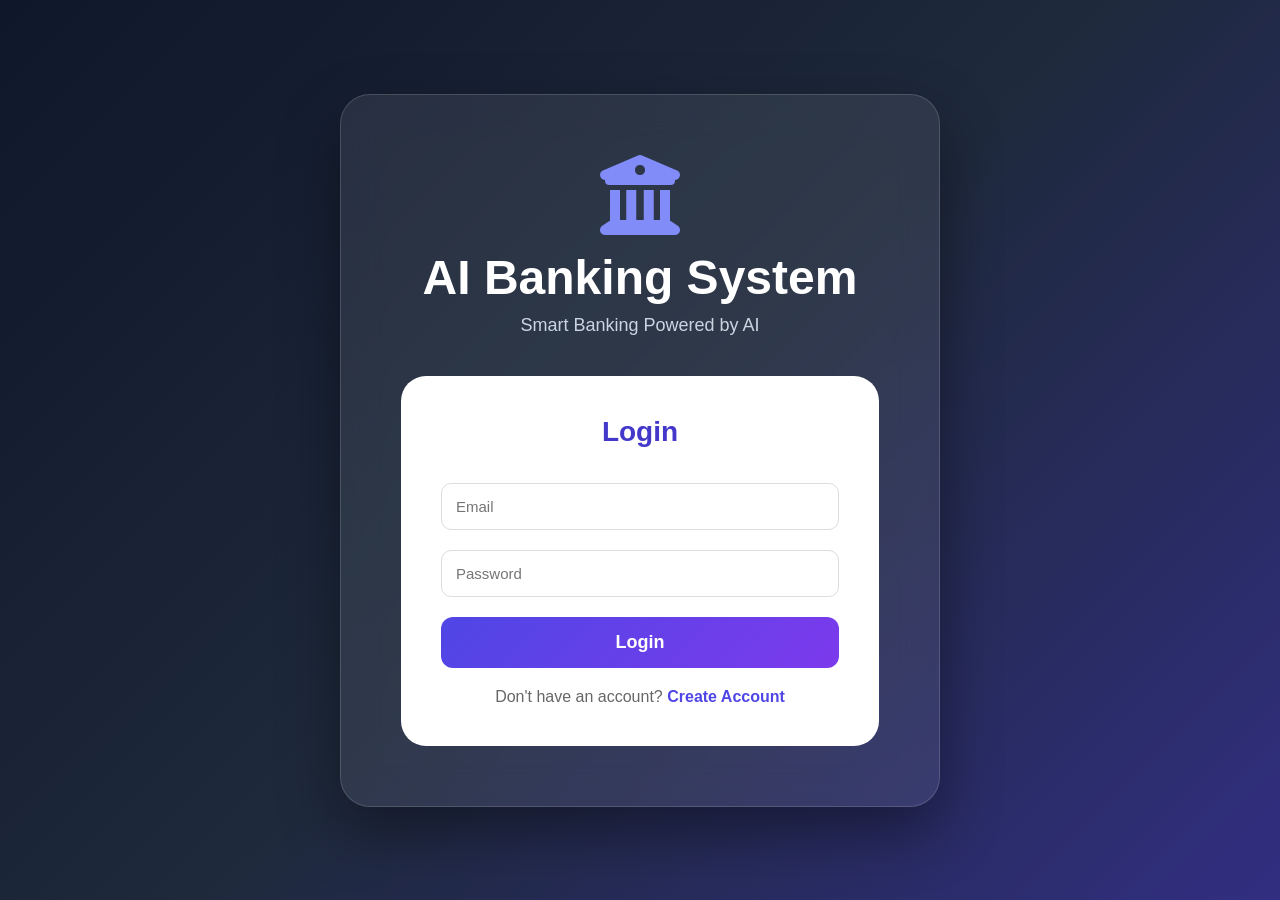
<file: frontend/index.html>
<!DOCTYPE html>
<html lang="en">

<head>
<meta charset="UTF-8">
<meta name="viewport" content="width=device-width, initial-scale=1.0">

<title>AI Banking System</title>

<link rel="stylesheet" href="style.css">

<link href="https://cdnjs.cloudflare.com/ajax/libs/font-awesome/6.5.1/css/all.min.css" rel="stylesheet">

</head>

<body>

<!-- LOGIN PAGE -->

<div id="loginSection" class="login-wrapper">

    <div class="login-card">

        <div class="logo">
            <i class="fas fa-university"></i>
            <h1>AI Banking System</h1>
            <p>Smart Banking Powered by AI</p>
        </div>

        <div class="auth-grid">

            <!-- LOGIN -->

            <div class="auth-box">

                <h2>Login</h2>

                <input type="email"
                       id="loginEmail"
                       placeholder="Email">

                <input type="password"
                       id="loginPassword"
                       placeholder="Password">

                <button onclick="login()">
                    Login
                </button>
                <p class="register-link">

    Don't have an account?

    <a href="register.html">
        Create Account
    </a>

</p>

            </div>



        </div>

    </div>

</div>

<!-- DASHBOARD -->

<div id="dashboard" style="display:none;">

    <div class="sidebar">

    <h2>🏦 Bank AI</h2>        
    <ul>

<li onclick="showSection('dashboardSection')">
🏠 Dashboard
</li>

<li onclick="showSection('depositSection')">
💰 Deposit Money
</li>

<li onclick="showSection('withdrawSection')">
💸 Withdraw Money
</li>

<li onclick="showSection('fraudSection')">
🛡 Fraud Detection
</li>

<li onclick="showSection('summarySection')">
🤖 AI Summary
</li>

<li onclick="showSection('transactionSection')">
📄 Transaction History
</li>


 </ul>

        <button onclick="logout()">
            Logout
        </button>

    </div>

    <div class="main-content">

        <header>

            <div>
                <h1>AI Banking Dashboard</h1>
                <p>Welcome back</p>
            </div>

            <div class="profile">

                <i class="fas fa-user-circle"></i>

                <span id="username">
                </span>

            </div>

        </header>

        <!-- STATS -->
<div
id="dashboardSection"
class="content-section"
>

    <div class="stats">

        <div class="stat-card balance">

            <h3>Current Balance</h3>

            <h2 id="balanceCard">
                ₹0
            </h2>

        </div>

        <div class="stat-card deposit">

            <h3>Total Deposits</h3>

            <h2 id="depositCard">
                ₹0
            </h2>

        </div>

        <div class="stat-card withdraw">

            <h3>Total Withdrawals</h3>

            <h2 id="withdrawCard">
                ₹0
            </h2>

        </div>

    </div>

</div>

       <!-- DEPOSIT SECTION -->

<div
id="depositSection"
class="content-section"
>

<div class="card">

    <h2>💰 Deposit Money</h2>

    <input
        type="number"
        id="depositAmount"
        placeholder="Enter Amount"
    >

    <button onclick="deposit()">
        Deposit
    </button>

</div>

</div>

<!-- WITHDRAW SECTION -->

<div
id="withdrawSection"
class="content-section"
>

<div class="card">

    <h2>💸 Withdraw Money</h2>

    <input
        type="number"
        id="withdrawAmount"
        placeholder="Enter Amount"
    >

    <button onclick="withdrawMoney()">
        Withdraw
    </button>

</div>

</div>

<!-- FRAUD SECTION -->

<div
id="fraudSection"
class="content-section"
>

<div class="card">

    <h2>🛡 Fraud Detection</h2>

    <input
        type="number"
        id="amount"
        placeholder="Amount"
    >

    <input
        type="number"
        id="frequency"
        placeholder="Frequency"
    >

    <input
        type="number"
        id="balance_change"
        placeholder="Balance Change"
    >

    <input
        type="number"
        id="time"
        placeholder="Time"
    >

    <button onclick="fraudCheck()">
        Check Fraud
    </button>

</div>

</div>

<!-- AI SUMMARY SECTION -->

<div
id="summarySection"
class="content-section"
>

<div class="card">

    <h2>🤖 AI Financial Summary</h2>

    <button onclick="generateSummary()">
        Generate Summary
    </button>

    <div id="summaryResult">
    </div>

</div>

</div>

<!-- TRANSACTION SECTION -->

<div
id="transactionSection"
class="content-section"
>

<div class="card">

    <h2>📄 Transaction History</h2>

    <table id="historyTable">

        <thead>

            <tr>
                <th>ID</th>
                <th>Type</th>
                <th>Amount</th>
                <th>Date</th>
            </tr>

        </thead>

        <tbody>

        </tbody>

    </table>

</div>

</div>

<!-- API RESPONSE -->

<div id="result"></div>

</div>
</div>

<script src="script.js"></script>

</body>
</html>
</file>
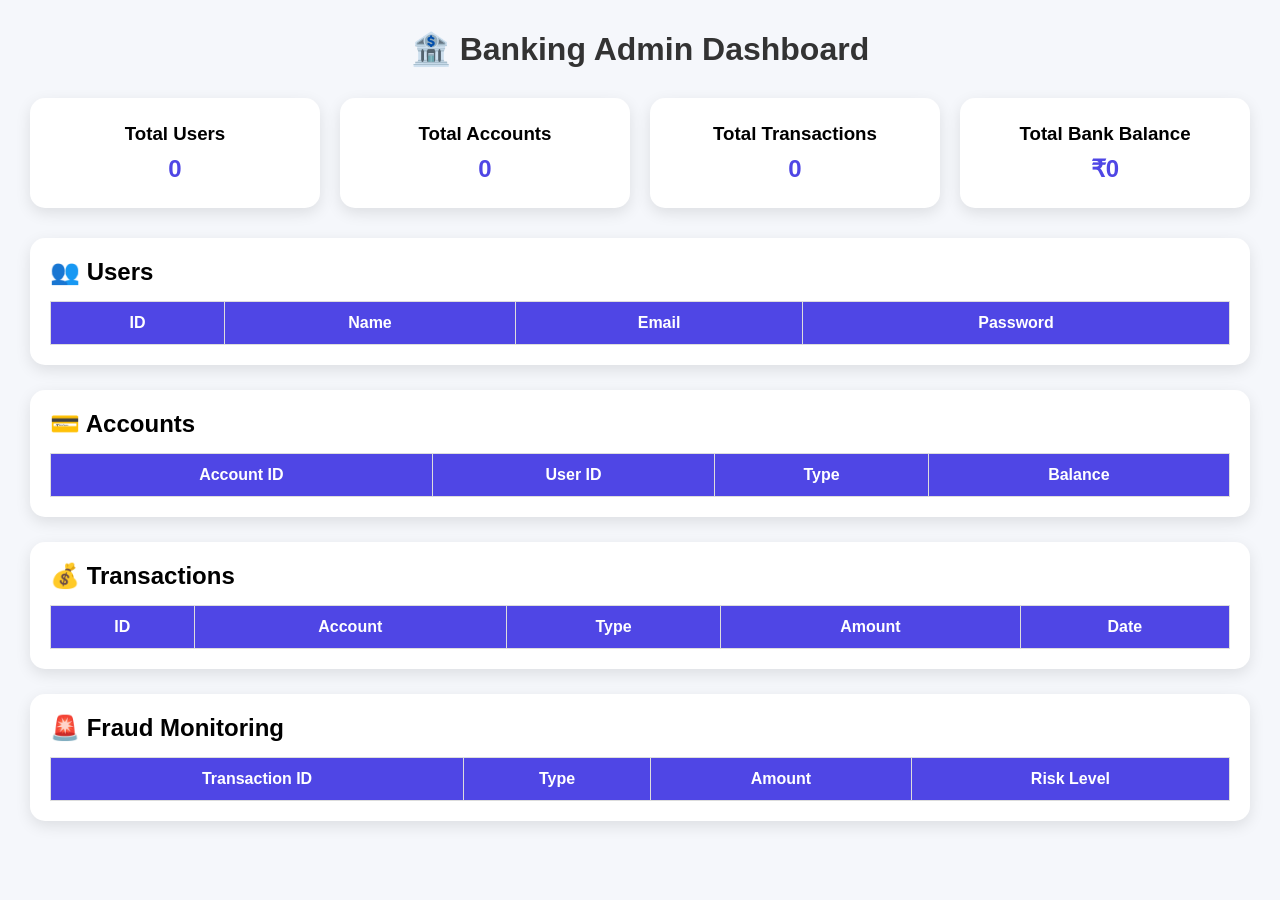
<file: frontend/admin.html>
<!DOCTYPE html>
<html lang="en">
<head>

<meta charset="UTF-8">
<meta name="viewport"
content="width=device-width, initial-scale=1.0">

<title>Admin Dashboard</title>

<link rel="stylesheet" href="admin.css">

</head>

<body>

<div class="container">

    <h1>🏦 Banking Admin Dashboard</h1>

    <!-- Statistics -->

    <div class="stats">

        <div class="card">
            <h3>Total Users</h3>
            <h2 id="users">0</h2>
        </div>

        <div class="card">
            <h3>Total Accounts</h3>
            <h2 id="accounts">0</h2>
        </div>

        <div class="card">
            <h3>Total Transactions</h3>
            <h2 id="transactions">0</h2>
        </div>

        <div class="card">
            <h3>Total Bank Balance</h3>
            <h2 id="balance">₹0</h2>
        </div>

    </div>

    <!-- Users -->

    <div class="section">

        <h2>👥 Users</h2>

        <table id="usersTable">

            <thead>
                <tr>
                    <th>ID</th>
                    <th>Name</th>
                    <th>Email</th>
                    <th>Password</th>
                </tr>
            </thead>

            <tbody></tbody>

        </table>

    </div>

    <!-- Accounts -->

    <div class="section">

        <h2>💳 Accounts</h2>

        <table id="accountsTable">

            <thead>
                <tr>
                    <th>Account ID</th>
                    <th>User ID</th>
                    <th>Type</th>
                    <th>Balance</th>
                </tr>
            </thead>

            <tbody></tbody>

        </table>

    </div>

    <!-- Transactions -->

    <div class="section">

        <h2>💰 Transactions</h2>

        <table id="transactionsTable">

            <thead>
                <tr>
                    <th>ID</th>
                    <th>Account</th>
                    <th>Type</th>
                    <th>Amount</th>
                    <th>Date</th>
                </tr>
            </thead>

            <tbody></tbody>

        </table>

    </div>

    <!-- Fraud Monitoring -->

    <div class="section">

        <h2>🚨 Fraud Monitoring</h2>

        <table id="fraudTable">

            <thead>
                <tr>
                    <th>Transaction ID</th>
                    <th>Type</th>
                    <th>Amount</th>
                    <th>Risk Level</th>
                </tr>
            </thead>

            <tbody></tbody>

        </table>

    </div>

</div>

<script src="admin.js"></script>

</body>
</html>
</file>
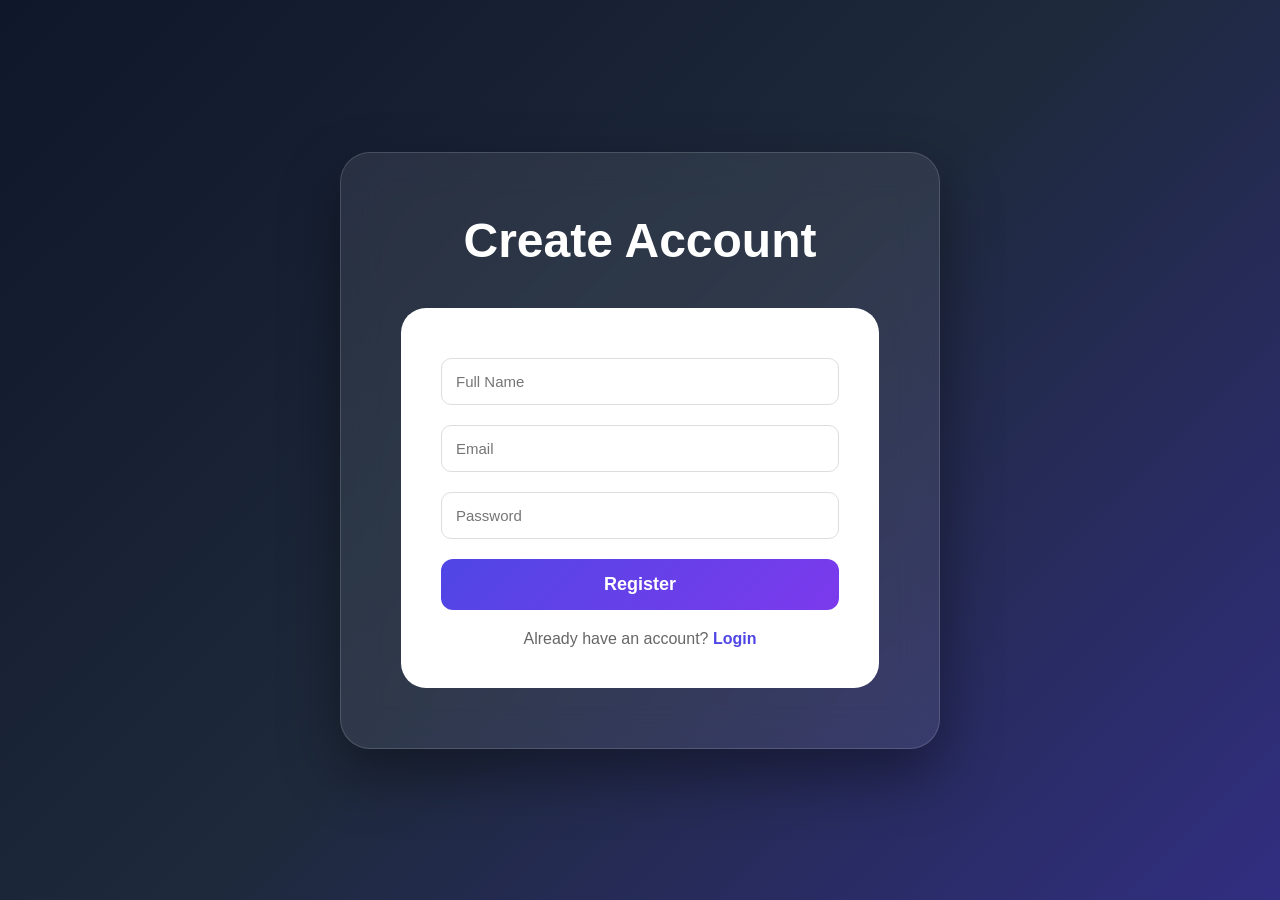
<file: frontend/register.html>
<!DOCTYPE html>
<html>

<head>

<meta charset="UTF-8">

<title>Create Account</title>

<link rel="stylesheet"
href="style.css">

</head>

<body>

<div class="login-wrapper">

    <div class="login-card">

        <div class="logo">

            <h1>Create Account</h1>

        </div>

        <div class="auth-box">

            <input type="text"
                   id="name"
                   placeholder="Full Name">

            <input type="email"
                   id="email"
                   placeholder="Email">

            <input type="password"
                   id="password"
                   placeholder="Password">

            <button onclick="register()">
                Register
            </button>

            <p class="register-link">

                Already have an account?

                <a href="index.html">
                    Login
                </a>

            </p>

        </div>

    </div>

</div>

<script src="script.js"></script>

</body>
</html>
</file>
<file: frontend/style.css>
*{
margin:0;
padding:0;
box-sizing:border-box;
font-family:'Segoe UI',sans-serif;
}

/* =========================
BODY
========================= */

body{

    min-height:100vh;

    background:
    linear-gradient(
        135deg,
        #0f172a 0%,
        #1e293b 50%,
        #312e81 100%
    );

    color:white;

    overflow-x:hidden;
}

/* =========================
LOGIN / REGISTER
========================= */

.login-wrapper{

min-height:100vh;

display:flex;

justify-content:center;

align-items:center;

padding:30px;

}

.login-card{

    width:100%;
    max-width:600px;

    background:
    rgba(255,255,255,.08);

    backdrop-filter:blur(20px);

    border-radius:30px;

    padding:60px;

    box-shadow:
    0 25px 60px rgba(0,0,0,.4);

    border:
    1px solid rgba(255,255,255,.15);
}

.logo{

    text-align:center;

    margin-bottom:40px;
}

.logo i{

    font-size:80px;

    color:#818cf8;

    margin-bottom:15px;
}

.logo h1{

    font-size:48px;

    color:white;

    margin-bottom:10px;
}

.logo p{

    color:#cbd5e1;

    font-size:18px;
}

.auth-box{

    background:white;

    border-radius:25px;

    padding:40px;
}

.auth-box h2{

    text-align:center;

    color:#4338ca;

    margin-bottom:25px;

    font-size:28px;
}

/* =========================
INPUTS
========================= */

input{

width:100%;

padding:14px;

margin:10px 0;

border:1px solid #ddd;

border-radius:10px;

font-size:15px;

}

/* =========================
BUTTONS
========================= */

button{

    width:100%;

    padding:15px;

    margin-top:10px;

    border:none;

    border-radius:12px;

    background:
    linear-gradient(
        135deg,
        #4f46e5,
        #7c3aed
    );

    color:white;

    font-size:18px;

    font-weight:600;

    cursor:pointer;

    transition:.3s;
}

button:hover{

background:#3730a3;

transform:translateY(-2px);

}

/* =========================
REGISTER LINK
========================= */

.register-link{

text-align:center;

margin-top:20px;

color:#666;


}

.register-link a{


color:#4f46e5;

text-decoration:none;

font-weight:600;


}

.register-link a:hover{


text-decoration:underline;


}

/* =========================
DASHBOARD
========================= */

#dashboard{


display:flex;

min-height:100vh;


}

/* =========================
SIDEBAR
========================= */

.sidebar{
    width:280px;
    height:100vh;
    position:fixed;
    top:0;
    left:0;

    background:#0b1324;

    padding:25px;

    display:flex;
    flex-direction:column;

    overflow-y:auto;
}

.sidebar h2{


color:white;

margin-bottom:30px;


}

.sidebar ul{


list-style:none;


}

.sidebar ul li{


padding:15px;

margin-bottom:10px;

border-radius:10px;

background:#1f2937;

cursor:pointer;

transition:.3s;


}

.sidebar ul li:hover{


background:#374151;


}

/* =========================
MAIN CONTENT
========================= */
.main-content{
    margin-left:280px;
    padding:20px 40px;
}
/* =========================
HEADER
========================= */
header{
    display:flex;
    justify-content:space-between;
    align-items:center;
    margin-bottom:30px;
}

header h1{
color:white;
margin-bottom:5px;
}

.profile{
display:flex;
align-items:center;
gap:10px;
font-size:18px;
}

.profile i{
font-size:40px;
color:#818cf8;
}

/* =========================
STATS
========================= */

.stats{


display:grid;

grid-template-columns:
repeat(auto-fit,minmax(250px,1fr));

gap:20px;

margin-bottom:25px;


}

.stat-card{
    padding:25px;
    border-radius:20px;
    color:white;
    box-shadow:0 10px 20px rgba(0,0,0,.25);
    transition:0.3s;
}

.stat-card:hover{
    transform:translateY(-5px);
}

.balance{


background:
linear-gradient(
    135deg,
    #4f46e5,
    #7c3aed
);


}

.deposit{


background:
linear-gradient(
    135deg,
    #059669,
    #10b981
);


}

.withdraw{


background:
linear-gradient(
    135deg,
    #dc2626,
    #ef4444
);


}

.stat-card h2{


margin-top:15px;

font-size:35px;


}

/* =========================
GRID
========================= */

.grid{


display:grid;

grid-template-columns:
repeat(auto-fit,minmax(320px,1fr));

gap:20px;

margin-bottom:25px;


}

/* =========================
CARDS
========================= */

.card{


background:white;

color:black;

padding:25px;

border-radius:20px;

box-shadow:
0 10px 20px rgba(0,0,0,.1);


}

.card h2{


margin-bottom:20px;

color:#4338ca;


}

/* =========================
TABLE
========================= */

table{


width:100%;

border-collapse:collapse;

margin-top:15px;

background:white;


}

th{


background:#4f46e5;

color:white;


}

th,
td{


padding:12px;

border:1px solid #ddd;

text-align:center;

color:black;


}

tr:nth-child(even){


background:#f8fafc;


}

/* =========================
AI SUMMARY
========================= */

#summaryResult{


margin-top:20px;

padding:20px;

background:#eef2ff;

border-radius:10px;

color:black;

white-space:pre-wrap;


}

/* =========================
API RESULT
========================= */

#result{


margin-top:20px;

padding:20px;

border-radius:15px;

background:#f3f4f6;

color:black;

white-space:pre-wrap;


}

/* =========================
MOBILE
========================= */

@media(max-width:900px){


#dashboard{
    display:flex;
    min-height:100vh;
}

.sidebar{
    width:280px;
    min-width:280px;
    height:100vh;
    position:fixed;
    left:0;
    top:0;
    background:#0b1324;
    padding:25px;
    display:flex;
    flex-direction:column;
}


.login-card{

    padding:30px;
}


}

/* SECTION SWITCHING */
.content-section{
    display:none;
    width:100%;
}

#dashboardSection{
    display:block;
}

.active-section{
    display:block;
}
.sidebar ul{
    list-style:none;
    padding:0;
}

.sidebar ul li{
    padding:15px;
    margin-bottom:12px;
    border-radius:12px;
    background:#1f2937;
    cursor:pointer;
    transition:0.3s;
    font-weight:500;
}

.sidebar ul li:hover{
    background:#4f46e5;
    transform:translateX(5px);
}
</file>
<file: frontend/admin.css>
*{
    margin:0;
    padding:0;
    box-sizing:border-box;
    font-family:'Segoe UI',sans-serif;
}

body{
    background:#f5f7fb;
    padding:30px;
}

.container{
    max-width:1400px;
    margin:auto;
}

h1{
    text-align:center;
    margin-bottom:30px;
    color:#333;
}

.stats{
    display:grid;
    grid-template-columns:
    repeat(auto-fit,minmax(250px,1fr));
    gap:20px;
    margin-bottom:30px;
}

.card{
    background:white;
    padding:25px;
    border-radius:15px;
    text-align:center;
    box-shadow:0 5px 15px rgba(0,0,0,.1);
}

.card h2{
    color:#4f46e5;
    margin-top:10px;
}

.section{
    background:white;
    padding:20px;
    border-radius:15px;
    margin-bottom:25px;
    box-shadow:0 5px 15px rgba(0,0,0,.1);
}

table{
    width:100%;
    border-collapse:collapse;
    margin-top:15px;
}

th{
    background:#4f46e5;
    color:white;
}

th,td{
    padding:12px;
    border:1px solid #ddd;
    text-align:center;
}
/* Fraud Monitoring Colors */

.high{
    color:red;
    font-weight:bold;
}

.suspicious{
    color:orange;
    font-weight:bold;
}
</file>
